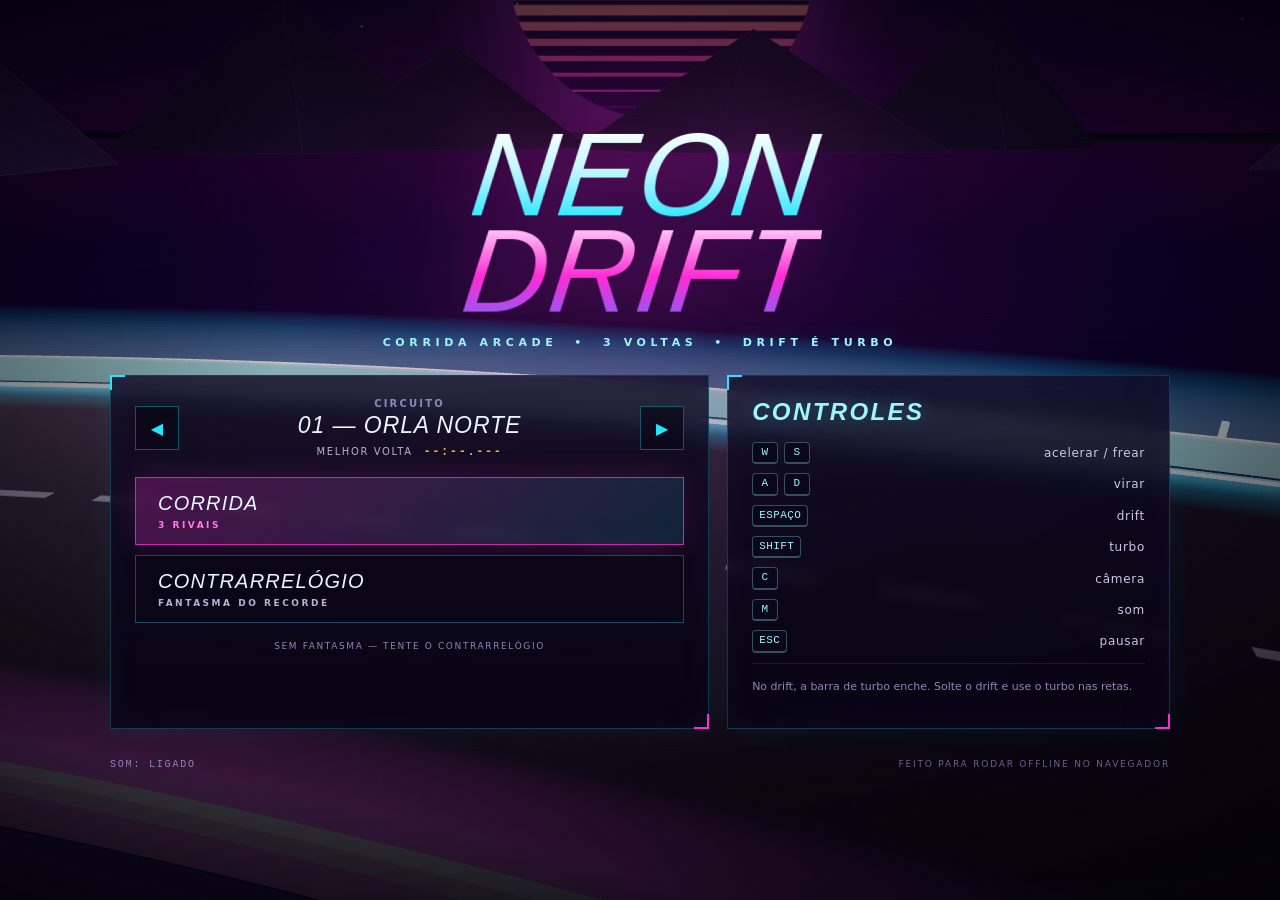
<file: index.html>
<!DOCTYPE html>
<html lang="pt-BR">
<head>
<meta charset="utf-8" />
<meta name="viewport" content="width=device-width, initial-scale=1, viewport-fit=cover" />
<title>NEON DRIFT — Corrida Arcade</title>
<link rel="stylesheet" href="style.css" />
<script>
  window.addEventListener('error', function (ev) {
    var b = document.getElementById('boot-status');
    if (b) {
      b.style.display = 'block';
      b.textContent = 'ERRO: ' + (ev.message || 'desconhecido') +
        ' — ' + String(ev.filename || '').split('/').pop() + ':' + (ev.lineno || 0);
    }
    document.documentElement.setAttribute('data-error', ev.message || 'erro');
  });
</script>
</head>
<body data-screen="loading" data-mode="race">

<canvas id="game"></canvas>

<div id="scanlines"></div>
<div id="vignette"></div>
<div id="boost-fx"></div>

<!-- ============================ HUD ============================ -->
<div id="hud">

  <div class="hud-top">
    <div class="panel hud-panel" id="lap-panel">
      <span class="label">VOLTA</span>
      <span class="big" id="lap-val">1/3</span>
      <span class="sub" id="pos-val">4º</span>
    </div>

    <div class="panel hud-panel" id="time-panel">
      <span class="label">TEMPO</span>
      <span class="big mono" id="race-time">00:00.000</span>
      <span class="sub">MELHOR <b class="mono" id="best-lap">--:--.---</b></span>
    </div>

    <div id="minimap-wrap" class="panel">
      <canvas id="minimap" width="220" height="220"></canvas>
    </div>
  </div>

  <div id="wrong-way">SENTIDO ERRADO</div>

  <div id="drift-live">
    <span class="drift-word">DRIFT</span>
    <span class="drift-mult" id="drift-mult">x1.0</span>
  </div>

  <div class="hud-bottom">
    <div id="speed-panel">
      <div id="speed-val">0</div>
      <div id="speed-unit">KM/H</div>
      <div id="gear">N</div>
    </div>

    <div id="turbo-panel" class="panel">
      <div class="turbo-head">
        <span class="label">TURBO</span>
        <span id="turbo-hint">SHIFT</span>
      </div>
      <div class="bar turbo-bar"><div id="turbo-fill"></div></div>
    </div>

    <div id="score-panel" class="panel">
      <div class="label">DRIFT SCORE</div>
      <div id="drift-score">0</div>
      <div id="combo-note">derrape para carregar o turbo</div>
    </div>
  </div>

  <div id="countdown"></div>
  <div id="toast"></div>

  <!-- controles de toque -->
  <div id="touch-controls">
    <div class="tc-side tc-left">
      <button type="button" class="tc-btn" data-action="left" aria-label="Esquerda">◀</button>
      <button type="button" class="tc-btn" data-action="right" aria-label="Direita">▶</button>
    </div>
    <div class="tc-side tc-right">
      <button type="button" class="tc-btn small" data-action="drift">DRIFT</button>
      <button type="button" class="tc-btn small" data-action="boost">TURBO</button>
      <button type="button" class="tc-btn" data-action="down" aria-label="Freio">▼</button>
      <button type="button" class="tc-btn gas" data-action="up" aria-label="Acelerar">▲</button>
    </div>
  </div>
</div>

<!-- ============================ MENU ============================ -->
<div id="screen-start" class="screen">
  <div class="start-inner">
    <header class="logo-wrap">
      <div class="logo"><span class="l1">NEON</span><span class="l2">DRIFT</span></div>
      <div class="tagline">CORRIDA ARCADE &nbsp;•&nbsp; 3 VOLTAS &nbsp;•&nbsp; DRIFT É TURBO</div>
    </header>

    <div class="start-grid">
      <section class="panel menu-panel">
        <div class="circuit-row">
          <button type="button" class="arrow" id="circ-prev" aria-label="Circuito anterior">◀</button>
          <div class="circuit-info">
            <div class="label">CIRCUITO</div>
            <div id="circ-name">01 — ORLA NORTE</div>
            <div class="record">MELHOR VOLTA <b class="mono" id="menu-best">--:--.---</b></div>
          </div>
          <button type="button" class="arrow" id="circ-next" aria-label="Próximo circuito">▶</button>
        </div>

        <div class="mode-buttons">
          <button type="button" class="btn primary" id="btn-race">
            <span>CORRIDA</span><small>3 RIVAIS</small>
          </button>
          <button type="button" class="btn" id="btn-tt">
            <span>CONTRARRELÓGIO</span><small>FANTASMA DO RECORDE</small>
          </button>
        </div>

        <div class="menu-foot" id="menu-ghost-note">SEM FANTASMA NESTE CIRCUITO</div>
      </section>

      <section class="panel controls-panel">
        <h2>CONTROLES</h2>
        <ul class="keys">
          <li><kbd>W</kbd><kbd>S</kbd><span>acelerar / frear</span></li>
          <li><kbd>A</kbd><kbd>D</kbd><span>virar</span></li>
          <li><kbd>ESPAÇO</kbd><span>drift</span></li>
          <li><kbd>SHIFT</kbd><span>turbo</span></li>
          <li><kbd>C</kbd><span>câmera</span></li>
          <li><kbd>M</kbd><span>som</span></li>
          <li><kbd>ESC</kbd><span>pausar</span></li>
        </ul>
        <p class="tip">No drift, a barra de turbo enche. Solte o drift e use o turbo nas retas.</p>
      </section>
    </div>

    <footer class="start-footer">
      <button type="button" class="ghost-btn" id="btn-sound">SOM: LIGADO</button>
      <span>FEITO PARA RODAR OFFLINE NO NAVEGADOR</span>
    </footer>
  </div>
</div>

<!-- ============================ PAUSA ============================ -->
<div id="screen-pause" class="screen">
  <div class="modal panel">
    <h2>PAUSADO</h2>
    <p class="modal-sub">Respira. A pista espera.</p>
    <div class="modal-actions">
      <button type="button" class="btn primary" id="btn-resume">CONTINUAR</button>
      <button type="button" class="btn" id="btn-restart-pause">REINICIAR</button>
      <button type="button" class="btn danger" id="btn-menu-pause">MENU</button>
    </div>
    <div class="modal-foot">
      <button type="button" class="ghost-btn" id="btn-sound-pause">SOM: LIGADO</button>
      <span><kbd>ESC</kbd> continuar &nbsp; <kbd>R</kbd> reiniciar</span>
    </div>
  </div>
</div>

<!-- ============================ FIM DE CORRIDA ============================ -->
<div id="screen-end" class="screen">
  <div class="modal end-modal panel">
    <div class="end-badge" id="end-badge">CORRIDA CONCLUÍDA</div>
    <h2 id="end-title">1º LUGAR!</h2>
    <p class="modal-sub" id="end-sub">Circuito 01 — Orla Norte</p>

    <div class="end-stats">
      <div class="stat"><span class="label">TEMPO TOTAL</span><b class="mono" id="end-total">00:00.000</b></div>
      <div class="stat"><span class="label">MELHOR VOLTA</span><b class="mono" id="end-best">00:00.000</b></div>
      <div class="stat"><span class="label">DRIFT SCORE</span><b id="end-score">0</b></div>
    </div>

    <div class="record-badge hidden" id="record-badge">NOVO RECORDE!</div>

    <div id="end-standings" class="standings"></div>

    <div class="modal-actions">
      <button type="button" class="btn primary" id="btn-again">CORRER DE NOVO</button>
      <button type="button" class="btn" id="btn-menu-end">MENU</button>
    </div>
    <div class="modal-foot"><span><kbd>ENTER</kbd> de novo &nbsp; <kbd>ESC</kbd> menu</span></div>
  </div>
</div>

<div id="boot-status">CARREGANDO NEON DRIFT...</div>

<script src="lib/three.min.js"></script>
<script src="js/utils.js"></script>
<script src="js/input.js"></script>
<script src="js/audio.js"></script>
<script src="js/effects.js"></script>
<script src="js/track.js"></script>
<script src="js/car.js"></script>
<script src="js/ai.js"></script>
<script src="js/ghost.js"></script>
<script src="js/game.js"></script>
<script src="js/main.js"></script>
</body>
</html>
</file>
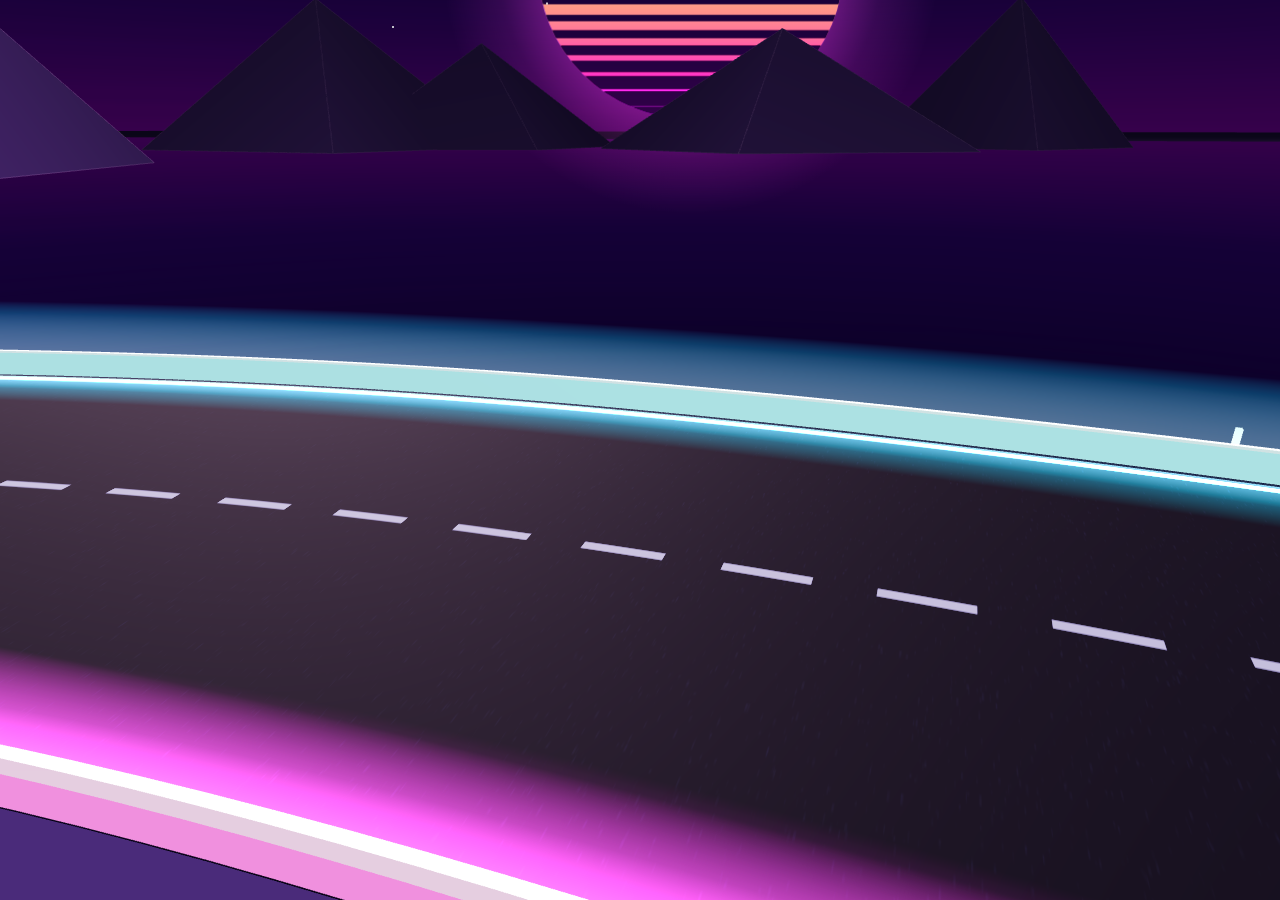
<file: _debug-menu.html>
﻿<!DOCTYPE html>
<html lang="pt-BR">
<head>
<meta charset="utf-8" />
<meta name="viewport" content="width=device-width, initial-scale=1, viewport-fit=cover" />
<title>NEON DRIFT â€” Corrida Arcade</title>
<link rel="stylesheet" href="style.css" />
<script>
  window.addEventListener('error', function (ev) {
    var b = document.getElementById('boot-status');
    if (b) {
      b.style.display = 'block';
      b.textContent = 'ERRO: ' + (ev.message || 'desconhecido') +
        ' â€” ' + String(ev.filename || '').split('/').pop() + ':' + (ev.lineno || 0);
    }
    document.documentElement.setAttribute('data-error', ev.message || 'erro');
  });
</script>
<style>#screen-start,#hud,#scanlines,#vignette,#boot-status{display:none!important}</style></head>
<body data-screen="loading" data-mode="race">

<canvas id="game"></canvas>

<div id="scanlines"></div>
<div id="vignette"></div>
<div id="boost-fx"></div>

<!-- ============================ HUD ============================ -->
<div id="hud">

  <div class="hud-top">
    <div class="panel hud-panel" id="lap-panel">
      <span class="label">VOLTA</span>
      <span class="big" id="lap-val">1/3</span>
      <span class="sub" id="pos-val">4Âº</span>
    </div>

    <div class="panel hud-panel" id="time-panel">
      <span class="label">TEMPO</span>
      <span class="big mono" id="race-time">00:00.000</span>
      <span class="sub">MELHOR <b class="mono" id="best-lap">--:--.---</b></span>
    </div>

    <div id="minimap-wrap" class="panel">
      <canvas id="minimap" width="220" height="220"></canvas>
    </div>
  </div>

  <div id="wrong-way">SENTIDO ERRADO</div>

  <div id="drift-live">
    <span class="drift-word">DRIFT</span>
    <span class="drift-mult" id="drift-mult">x1.0</span>
  </div>

  <div class="hud-bottom">
    <div id="speed-panel">
      <div id="speed-val">0</div>
      <div id="speed-unit">KM/H</div>
      <div id="gear">N</div>
    </div>

    <div id="turbo-panel" class="panel">
      <div class="turbo-head">
        <span class="label">TURBO</span>
        <span id="turbo-hint">SHIFT</span>
      </div>
      <div class="bar turbo-bar"><div id="turbo-fill"></div></div>
    </div>

    <div id="score-panel" class="panel">
      <div class="label">DRIFT SCORE</div>
      <div id="drift-score">0</div>
      <div id="combo-note">derrape para carregar o turbo</div>
    </div>
  </div>

  <div id="countdown"></div>
  <div id="toast"></div>

  <!-- controles de toque -->
  <div id="touch-controls">
    <div class="tc-side tc-left">
      <button type="button" class="tc-btn" data-action="left" aria-label="Esquerda">â—€</button>
      <button type="button" class="tc-btn" data-action="right" aria-label="Direita">â–¶</button>
    </div>
    <div class="tc-side tc-right">
      <button type="button" class="tc-btn small" data-action="drift">DRIFT</button>
      <button type="button" class="tc-btn small" data-action="boost">TURBO</button>
      <button type="button" class="tc-btn" data-action="down" aria-label="Freio">â–¼</button>
      <button type="button" class="tc-btn gas" data-action="up" aria-label="Acelerar">â–²</button>
    </div>
  </div>
</div>

<!-- ============================ MENU ============================ -->
<div id="screen-start" class="screen">
  <div class="start-inner">
    <header class="logo-wrap">
      <div class="logo"><span class="l1">NEON</span><span class="l2">DRIFT</span></div>
      <div class="tagline">CORRIDA ARCADE &nbsp;â€¢&nbsp; 3 VOLTAS &nbsp;â€¢&nbsp; DRIFT Ã‰ TURBO</div>
    </header>

    <div class="start-grid">
      <section class="panel menu-panel">
        <div class="circuit-row">
          <button type="button" class="arrow" id="circ-prev" aria-label="Circuito anterior">â—€</button>
          <div class="circuit-info">
            <div class="label">CIRCUITO</div>
            <div id="circ-name">01 â€” ORLA NORTE</div>
            <div class="record">MELHOR VOLTA <b class="mono" id="menu-best">--:--.---</b></div>
          </div>
          <button type="button" class="arrow" id="circ-next" aria-label="PrÃ³ximo circuito">â–¶</button>
        </div>

        <div class="mode-buttons">
          <button type="button" class="btn primary" id="btn-race">
            <span>CORRIDA</span><small>3 RIVAIS</small>
          </button>
          <button type="button" class="btn" id="btn-tt">
            <span>CONTRARRELÃ“GIO</span><small>FANTASMA DO RECORDE</small>
          </button>
        </div>

        <div class="menu-foot" id="menu-ghost-note">SEM FANTASMA NESTE CIRCUITO</div>
      </section>

      <section class="panel controls-panel">
        <h2>CONTROLES</h2>
        <ul class="keys">
          <li><kbd>W</kbd><kbd>S</kbd><span>acelerar / frear</span></li>
          <li><kbd>A</kbd><kbd>D</kbd><span>virar</span></li>
          <li><kbd>ESPAÃ‡O</kbd><span>drift</span></li>
          <li><kbd>SHIFT</kbd><span>turbo</span></li>
          <li><kbd>C</kbd><span>cÃ¢mera</span></li>
          <li><kbd>M</kbd><span>som</span></li>
          <li><kbd>ESC</kbd><span>pausar</span></li>
        </ul>
        <p class="tip">No drift, a barra de turbo enche. Solte o drift e use o turbo nas retas.</p>
      </section>
    </div>

    <footer class="start-footer">
      <button type="button" class="ghost-btn" id="btn-sound">SOM: LIGADO</button>
      <span>FEITO PARA RODAR OFFLINE NO NAVEGADOR</span>
    </footer>
  </div>
</div>

<!-- ============================ PAUSA ============================ -->
<div id="screen-pause" class="screen">
  <div class="modal panel">
    <h2>PAUSADO</h2>
    <p class="modal-sub">Respira. A pista espera.</p>
    <div class="modal-actions">
      <button type="button" class="btn primary" id="btn-resume">CONTINUAR</button>
      <button type="button" class="btn" id="btn-restart-pause">REINICIAR</button>
      <button type="button" class="btn danger" id="btn-menu-pause">MENU</button>
    </div>
    <div class="modal-foot">
      <button type="button" class="ghost-btn" id="btn-sound-pause">SOM: LIGADO</button>
      <span><kbd>ESC</kbd> continuar &nbsp; <kbd>R</kbd> reiniciar</span>
    </div>
  </div>
</div>

<!-- ============================ FIM DE CORRIDA ============================ -->
<div id="screen-end" class="screen">
  <div class="modal end-modal panel">
    <div class="end-badge" id="end-badge">CORRIDA CONCLUÃDA</div>
    <h2 id="end-title">1Âº LUGAR!</h2>
    <p class="modal-sub" id="end-sub">Circuito 01 â€” Orla Norte</p>

    <div class="end-stats">
      <div class="stat"><span class="label">TEMPO TOTAL</span><b class="mono" id="end-total">00:00.000</b></div>
      <div class="stat"><span class="label">MELHOR VOLTA</span><b class="mono" id="end-best">00:00.000</b></div>
      <div class="stat"><span class="label">DRIFT SCORE</span><b id="end-score">0</b></div>
    </div>

    <div class="record-badge hidden" id="record-badge">NOVO RECORDE!</div>

    <div id="end-standings" class="standings"></div>

    <div class="modal-actions">
      <button type="button" class="btn primary" id="btn-again">CORRER DE NOVO</button>
      <button type="button" class="btn" id="btn-menu-end">MENU</button>
    </div>
    <div class="modal-foot"><span><kbd>ENTER</kbd> de novo &nbsp; <kbd>ESC</kbd> menu</span></div>
  </div>
</div>

<div id="boot-status">CARREGANDO NEON DRIFT...</div>

<script src="lib/three.min.js"></script>
<script src="js/utils.js"></script>
<script src="js/input.js"></script>
<script src="js/audio.js"></script>
<script src="js/effects.js"></script>
<script src="js/track.js"></script>
<script src="js/car.js"></script>
<script src="js/ai.js"></script>
<script src="js/ghost.js"></script>
<script src="js/game.js"></script>
<script src="js/main.js"></script>
</body>
</html>
</file>
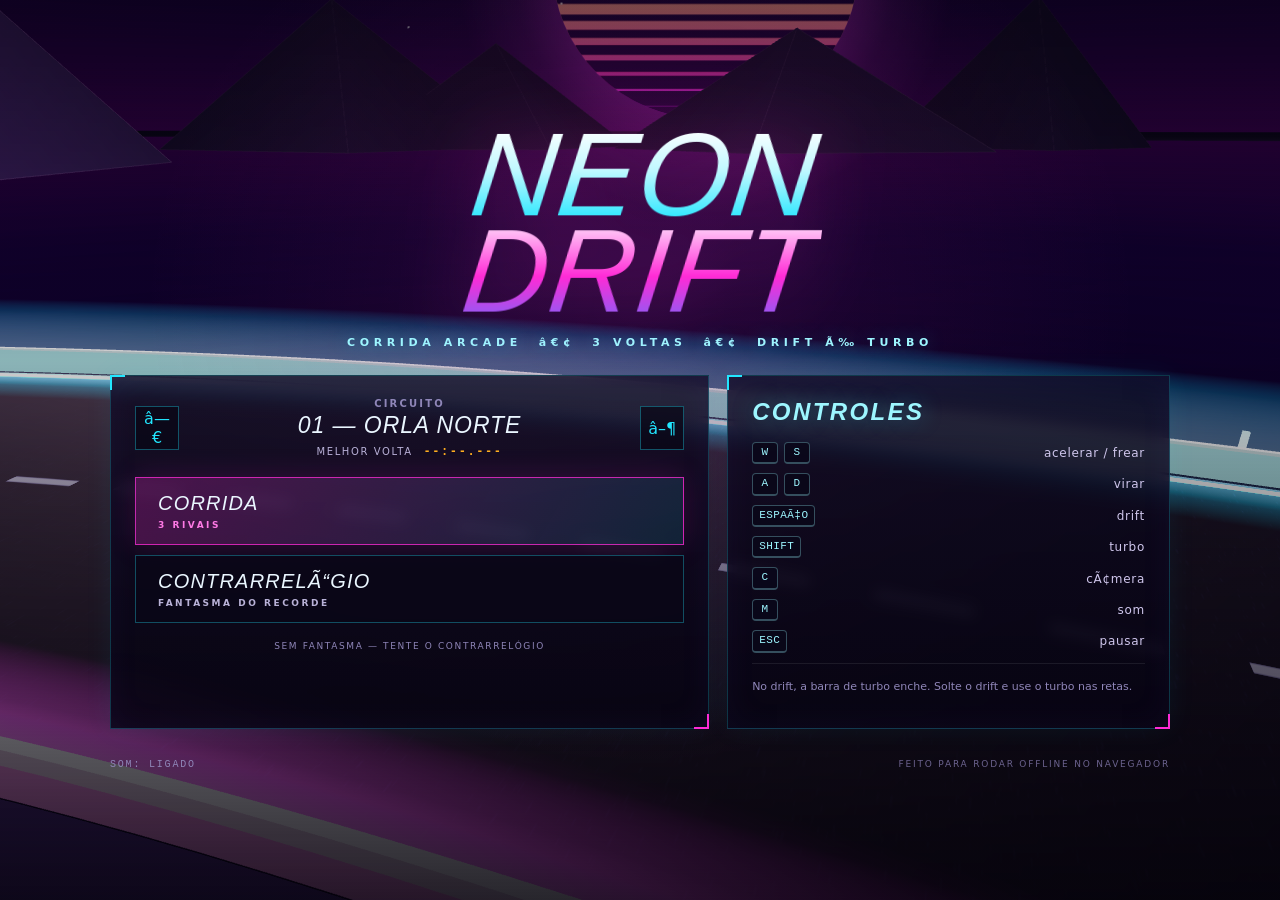
<file: _debug-race.html>
﻿<!DOCTYPE html>
<html lang="pt-BR">
<head>
<meta charset="utf-8" />
<meta name="viewport" content="width=device-width, initial-scale=1, viewport-fit=cover" />
<title>NEON DRIFT â€” Corrida Arcade</title>
<link rel="stylesheet" href="style.css" />
<script>
  window.addEventListener('error', function (ev) {
    var b = document.getElementById('boot-status');
    if (b) {
      b.style.display = 'block';
      b.textContent = 'ERRO: ' + (ev.message || 'desconhecido') +
        ' â€” ' + String(ev.filename || '').split('/').pop() + ':' + (ev.lineno || 0);
    }
    document.documentElement.setAttribute('data-error', ev.message || 'erro');
  });
</script>
<style>#hud,#scanlines,#vignette,#boot-status{display:none!important}</style></head>
<body data-screen="loading" data-mode="race">

<canvas id="game"></canvas>

<div id="scanlines"></div>
<div id="vignette"></div>
<div id="boost-fx"></div>

<!-- ============================ HUD ============================ -->
<div id="hud">

  <div class="hud-top">
    <div class="panel hud-panel" id="lap-panel">
      <span class="label">VOLTA</span>
      <span class="big" id="lap-val">1/3</span>
      <span class="sub" id="pos-val">4Âº</span>
    </div>

    <div class="panel hud-panel" id="time-panel">
      <span class="label">TEMPO</span>
      <span class="big mono" id="race-time">00:00.000</span>
      <span class="sub">MELHOR <b class="mono" id="best-lap">--:--.---</b></span>
    </div>

    <div id="minimap-wrap" class="panel">
      <canvas id="minimap" width="220" height="220"></canvas>
    </div>
  </div>

  <div id="wrong-way">SENTIDO ERRADO</div>

  <div id="drift-live">
    <span class="drift-word">DRIFT</span>
    <span class="drift-mult" id="drift-mult">x1.0</span>
  </div>

  <div class="hud-bottom">
    <div id="speed-panel">
      <div id="speed-val">0</div>
      <div id="speed-unit">KM/H</div>
      <div id="gear">N</div>
    </div>

    <div id="turbo-panel" class="panel">
      <div class="turbo-head">
        <span class="label">TURBO</span>
        <span id="turbo-hint">SHIFT</span>
      </div>
      <div class="bar turbo-bar"><div id="turbo-fill"></div></div>
    </div>

    <div id="score-panel" class="panel">
      <div class="label">DRIFT SCORE</div>
      <div id="drift-score">0</div>
      <div id="combo-note">derrape para carregar o turbo</div>
    </div>
  </div>

  <div id="countdown"></div>
  <div id="toast"></div>

  <!-- controles de toque -->
  <div id="touch-controls">
    <div class="tc-side tc-left">
      <button type="button" class="tc-btn" data-action="left" aria-label="Esquerda">â—€</button>
      <button type="button" class="tc-btn" data-action="right" aria-label="Direita">â–¶</button>
    </div>
    <div class="tc-side tc-right">
      <button type="button" class="tc-btn small" data-action="drift">DRIFT</button>
      <button type="button" class="tc-btn small" data-action="boost">TURBO</button>
      <button type="button" class="tc-btn" data-action="down" aria-label="Freio">â–¼</button>
      <button type="button" class="tc-btn gas" data-action="up" aria-label="Acelerar">â–²</button>
    </div>
  </div>
</div>

<!-- ============================ MENU ============================ -->
<div id="screen-start" class="screen">
  <div class="start-inner">
    <header class="logo-wrap">
      <div class="logo"><span class="l1">NEON</span><span class="l2">DRIFT</span></div>
      <div class="tagline">CORRIDA ARCADE &nbsp;â€¢&nbsp; 3 VOLTAS &nbsp;â€¢&nbsp; DRIFT Ã‰ TURBO</div>
    </header>

    <div class="start-grid">
      <section class="panel menu-panel">
        <div class="circuit-row">
          <button type="button" class="arrow" id="circ-prev" aria-label="Circuito anterior">â—€</button>
          <div class="circuit-info">
            <div class="label">CIRCUITO</div>
            <div id="circ-name">01 â€” ORLA NORTE</div>
            <div class="record">MELHOR VOLTA <b class="mono" id="menu-best">--:--.---</b></div>
          </div>
          <button type="button" class="arrow" id="circ-next" aria-label="PrÃ³ximo circuito">â–¶</button>
        </div>

        <div class="mode-buttons">
          <button type="button" class="btn primary" id="btn-race">
            <span>CORRIDA</span><small>3 RIVAIS</small>
          </button>
          <button type="button" class="btn" id="btn-tt">
            <span>CONTRARRELÃ“GIO</span><small>FANTASMA DO RECORDE</small>
          </button>
        </div>

        <div class="menu-foot" id="menu-ghost-note">SEM FANTASMA NESTE CIRCUITO</div>
      </section>

      <section class="panel controls-panel">
        <h2>CONTROLES</h2>
        <ul class="keys">
          <li><kbd>W</kbd><kbd>S</kbd><span>acelerar / frear</span></li>
          <li><kbd>A</kbd><kbd>D</kbd><span>virar</span></li>
          <li><kbd>ESPAÃ‡O</kbd><span>drift</span></li>
          <li><kbd>SHIFT</kbd><span>turbo</span></li>
          <li><kbd>C</kbd><span>cÃ¢mera</span></li>
          <li><kbd>M</kbd><span>som</span></li>
          <li><kbd>ESC</kbd><span>pausar</span></li>
        </ul>
        <p class="tip">No drift, a barra de turbo enche. Solte o drift e use o turbo nas retas.</p>
      </section>
    </div>

    <footer class="start-footer">
      <button type="button" class="ghost-btn" id="btn-sound">SOM: LIGADO</button>
      <span>FEITO PARA RODAR OFFLINE NO NAVEGADOR</span>
    </footer>
  </div>
</div>

<!-- ============================ PAUSA ============================ -->
<div id="screen-pause" class="screen">
  <div class="modal panel">
    <h2>PAUSADO</h2>
    <p class="modal-sub">Respira. A pista espera.</p>
    <div class="modal-actions">
      <button type="button" class="btn primary" id="btn-resume">CONTINUAR</button>
      <button type="button" class="btn" id="btn-restart-pause">REINICIAR</button>
      <button type="button" class="btn danger" id="btn-menu-pause">MENU</button>
    </div>
    <div class="modal-foot">
      <button type="button" class="ghost-btn" id="btn-sound-pause">SOM: LIGADO</button>
      <span><kbd>ESC</kbd> continuar &nbsp; <kbd>R</kbd> reiniciar</span>
    </div>
  </div>
</div>

<!-- ============================ FIM DE CORRIDA ============================ -->
<div id="screen-end" class="screen">
  <div class="modal end-modal panel">
    <div class="end-badge" id="end-badge">CORRIDA CONCLUÃDA</div>
    <h2 id="end-title">1Âº LUGAR!</h2>
    <p class="modal-sub" id="end-sub">Circuito 01 â€” Orla Norte</p>

    <div class="end-stats">
      <div class="stat"><span class="label">TEMPO TOTAL</span><b class="mono" id="end-total">00:00.000</b></div>
      <div class="stat"><span class="label">MELHOR VOLTA</span><b class="mono" id="end-best">00:00.000</b></div>
      <div class="stat"><span class="label">DRIFT SCORE</span><b id="end-score">0</b></div>
    </div>

    <div class="record-badge hidden" id="record-badge">NOVO RECORDE!</div>

    <div id="end-standings" class="standings"></div>

    <div class="modal-actions">
      <button type="button" class="btn primary" id="btn-again">CORRER DE NOVO</button>
      <button type="button" class="btn" id="btn-menu-end">MENU</button>
    </div>
    <div class="modal-foot"><span><kbd>ENTER</kbd> de novo &nbsp; <kbd>ESC</kbd> menu</span></div>
  </div>
</div>

<div id="boot-status">CARREGANDO NEON DRIFT...</div>

<script src="lib/three.min.js"></script>
<script src="js/utils.js"></script>
<script src="js/input.js"></script>
<script src="js/audio.js"></script>
<script src="js/effects.js"></script>
<script src="js/track.js"></script>
<script src="js/car.js"></script>
<script src="js/ai.js"></script>
<script src="js/ghost.js"></script>
<script src="js/game.js"></script>
<script src="js/main.js"></script>
</body>
</html>
</file>
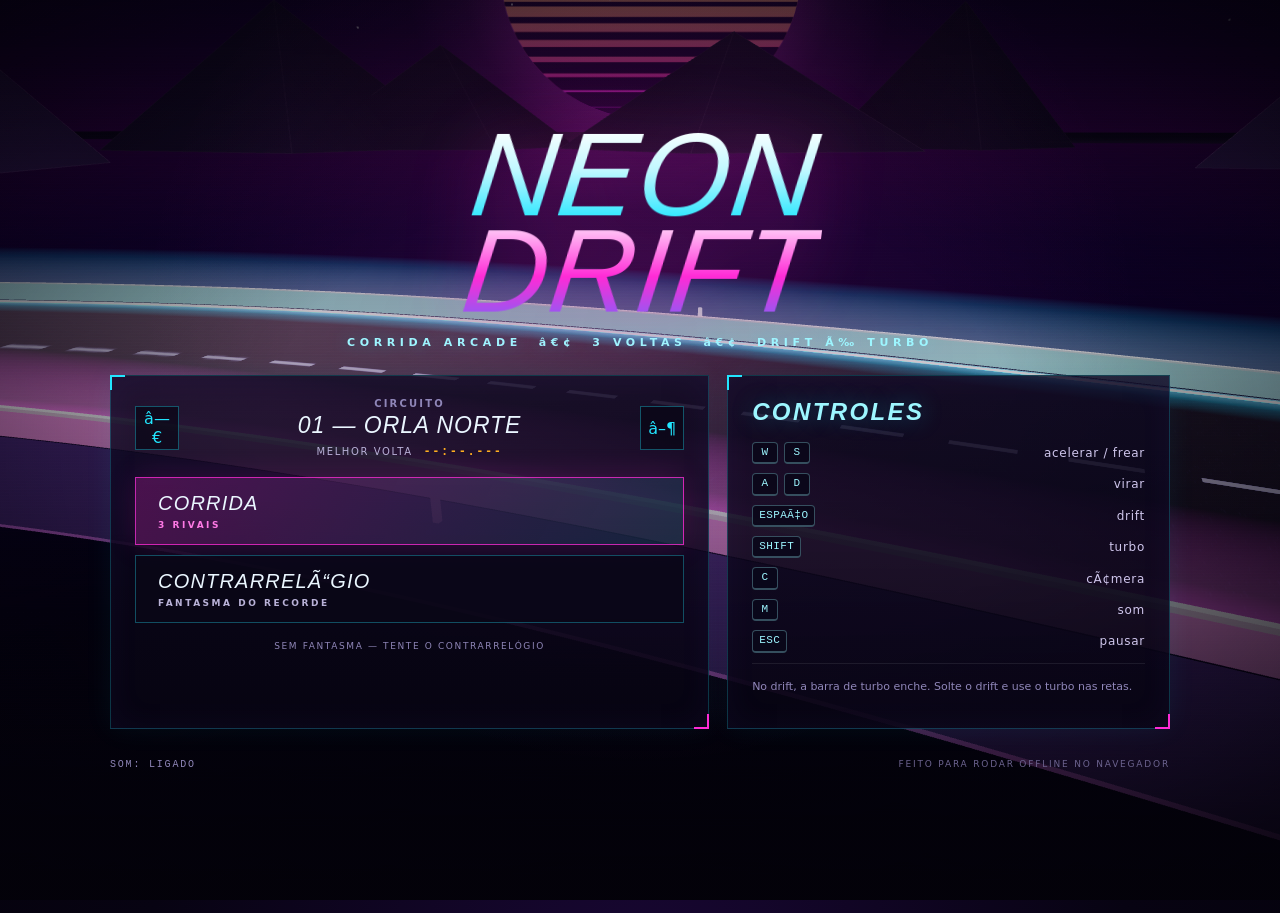
<file: _debug-steer.html>
﻿<!DOCTYPE html>
<html lang="pt-BR">
<head>
<meta charset="utf-8" />
<meta name="viewport" content="width=device-width, initial-scale=1, viewport-fit=cover" />
<title>NEON DRIFT â€” Corrida Arcade</title>
<link rel="stylesheet" href="style.css" />
<script>
  window.addEventListener('error', function (ev) {
    var b = document.getElementById('boot-status');
    if (b) {
      b.style.display = 'block';
      b.textContent = 'ERRO: ' + (ev.message || 'desconhecido') +
        ' â€” ' + String(ev.filename || '').split('/').pop() + ':' + (ev.lineno || 0);
    }
    document.documentElement.setAttribute('data-error', ev.message || 'erro');
  });
</script>
</head>
<body data-screen="loading" data-mode="race">

<canvas id="game"></canvas>

<div id="scanlines"></div>
<div id="vignette"></div>
<div id="boost-fx"></div>

<!-- ============================ HUD ============================ -->
<div id="hud">

  <div class="hud-top">
    <div class="panel hud-panel" id="lap-panel">
      <span class="label">VOLTA</span>
      <span class="big" id="lap-val">1/3</span>
      <span class="sub" id="pos-val">4Âº</span>
    </div>

    <div class="panel hud-panel" id="time-panel">
      <span class="label">TEMPO</span>
      <span class="big mono" id="race-time">00:00.000</span>
      <span class="sub">MELHOR <b class="mono" id="best-lap">--:--.---</b></span>
    </div>

    <div id="minimap-wrap" class="panel">
      <canvas id="minimap" width="220" height="220"></canvas>
    </div>
  </div>

  <div id="wrong-way">SENTIDO ERRADO</div>

  <div id="drift-live">
    <span class="drift-word">DRIFT</span>
    <span class="drift-mult" id="drift-mult">x1.0</span>
  </div>

  <div class="hud-bottom">
    <div id="speed-panel">
      <div id="speed-val">0</div>
      <div id="speed-unit">KM/H</div>
      <div id="gear">N</div>
    </div>

    <div id="turbo-panel" class="panel">
      <div class="turbo-head">
        <span class="label">TURBO</span>
        <span id="turbo-hint">SHIFT</span>
      </div>
      <div class="bar turbo-bar"><div id="turbo-fill"></div></div>
    </div>

    <div id="score-panel" class="panel">
      <div class="label">DRIFT SCORE</div>
      <div id="drift-score">0</div>
      <div id="combo-note">derrape para carregar o turbo</div>
    </div>
  </div>

  <div id="countdown"></div>
  <div id="toast"></div>

  <!-- controles de toque -->
  <div id="touch-controls">
    <div class="tc-side tc-left">
      <button type="button" class="tc-btn" data-action="left" aria-label="Esquerda">â—€</button>
      <button type="button" class="tc-btn" data-action="right" aria-label="Direita">â–¶</button>
    </div>
    <div class="tc-side tc-right">
      <button type="button" class="tc-btn small" data-action="drift">DRIFT</button>
      <button type="button" class="tc-btn small" data-action="boost">TURBO</button>
      <button type="button" class="tc-btn" data-action="down" aria-label="Freio">â–¼</button>
      <button type="button" class="tc-btn gas" data-action="up" aria-label="Acelerar">â–²</button>
    </div>
  </div>
</div>

<!-- ============================ MENU ============================ -->
<div id="screen-start" class="screen">
  <div class="start-inner">
    <header class="logo-wrap">
      <div class="logo"><span class="l1">NEON</span><span class="l2">DRIFT</span></div>
      <div class="tagline">CORRIDA ARCADE &nbsp;â€¢&nbsp; 3 VOLTAS &nbsp;â€¢&nbsp; DRIFT Ã‰ TURBO</div>
    </header>

    <div class="start-grid">
      <section class="panel menu-panel">
        <div class="circuit-row">
          <button type="button" class="arrow" id="circ-prev" aria-label="Circuito anterior">â—€</button>
          <div class="circuit-info">
            <div class="label">CIRCUITO</div>
            <div id="circ-name">01 â€” ORLA NORTE</div>
            <div class="record">MELHOR VOLTA <b class="mono" id="menu-best">--:--.---</b></div>
          </div>
          <button type="button" class="arrow" id="circ-next" aria-label="PrÃ³ximo circuito">â–¶</button>
        </div>

        <div class="mode-buttons">
          <button type="button" class="btn primary" id="btn-race">
            <span>CORRIDA</span><small>3 RIVAIS</small>
          </button>
          <button type="button" class="btn" id="btn-tt">
            <span>CONTRARRELÃ“GIO</span><small>FANTASMA DO RECORDE</small>
          </button>
        </div>

        <div class="menu-foot" id="menu-ghost-note">SEM FANTASMA NESTE CIRCUITO</div>
      </section>

      <section class="panel controls-panel">
        <h2>CONTROLES</h2>
        <ul class="keys">
          <li><kbd>W</kbd><kbd>S</kbd><span>acelerar / frear</span></li>
          <li><kbd>A</kbd><kbd>D</kbd><span>virar</span></li>
          <li><kbd>ESPAÃ‡O</kbd><span>drift</span></li>
          <li><kbd>SHIFT</kbd><span>turbo</span></li>
          <li><kbd>C</kbd><span>cÃ¢mera</span></li>
          <li><kbd>M</kbd><span>som</span></li>
          <li><kbd>ESC</kbd><span>pausar</span></li>
        </ul>
        <p class="tip">No drift, a barra de turbo enche. Solte o drift e use o turbo nas retas.</p>
      </section>
    </div>

    <footer class="start-footer">
      <button type="button" class="ghost-btn" id="btn-sound">SOM: LIGADO</button>
      <span>FEITO PARA RODAR OFFLINE NO NAVEGADOR</span>
    </footer>
  </div>
</div>

<!-- ============================ PAUSA ============================ -->
<div id="screen-pause" class="screen">
  <div class="modal panel">
    <h2>PAUSADO</h2>
    <p class="modal-sub">Respira. A pista espera.</p>
    <div class="modal-actions">
      <button type="button" class="btn primary" id="btn-resume">CONTINUAR</button>
      <button type="button" class="btn" id="btn-restart-pause">REINICIAR</button>
      <button type="button" class="btn danger" id="btn-menu-pause">MENU</button>
    </div>
    <div class="modal-foot">
      <button type="button" class="ghost-btn" id="btn-sound-pause">SOM: LIGADO</button>
      <span><kbd>ESC</kbd> continuar &nbsp; <kbd>R</kbd> reiniciar</span>
    </div>
  </div>
</div>

<!-- ============================ FIM DE CORRIDA ============================ -->
<div id="screen-end" class="screen">
  <div class="modal end-modal panel">
    <div class="end-badge" id="end-badge">CORRIDA CONCLUÃDA</div>
    <h2 id="end-title">1Âº LUGAR!</h2>
    <p class="modal-sub" id="end-sub">Circuito 01 â€” Orla Norte</p>

    <div class="end-stats">
      <div class="stat"><span class="label">TEMPO TOTAL</span><b class="mono" id="end-total">00:00.000</b></div>
      <div class="stat"><span class="label">MELHOR VOLTA</span><b class="mono" id="end-best">00:00.000</b></div>
      <div class="stat"><span class="label">DRIFT SCORE</span><b id="end-score">0</b></div>
    </div>

    <div class="record-badge hidden" id="record-badge">NOVO RECORDE!</div>

    <div id="end-standings" class="standings"></div>

    <div class="modal-actions">
      <button type="button" class="btn primary" id="btn-again">CORRER DE NOVO</button>
      <button type="button" class="btn" id="btn-menu-end">MENU</button>
    </div>
    <div class="modal-foot"><span><kbd>ENTER</kbd> de novo &nbsp; <kbd>ESC</kbd> menu</span></div>
  </div>
</div>

<div id="boot-status">CARREGANDO NEON DRIFT...</div>

<script src="lib/three.min.js"></script>
<script src="js/utils.js"></script>
<script src="js/input.js"></script>
<script src="js/audio.js"></script>
<script src="js/effects.js"></script>
<script src="js/track.js"></script>
<script src="js/car.js"></script>
<script src="js/ai.js"></script>
<script src="js/ghost.js"></script>
<script src="js/game.js"></script>
<script src="js/main.js"></script>
<script>
setTimeout(function () {
  try {
    var g = window.ND.game;
    g.car.placeAt(g.track, 120, 0);
    g.car.hint = g.track.nearest(g.car.pos.x, g.car.pos.z, -1).i;
    g.input.down.right = true;
    var inp = { throttle: 1, steer: g.input.steer(), drift: false, boost: false };
    for (var i = 0; i < 90; i++) g.car.update(1 / 60, inp, g.track, {});
    var near = g.track.nearest(g.car.pos.x, g.car.pos.z, -1);
    var out = 'steer=' + g.input.steer() + ' lateralD=' + near.lateral.toFixed(2) + ' speed=' + g.car.speed.toFixed(1);
    var pre = document.createElement('pre'); pre.id = 'debug-results'; pre.textContent = out;
    document.body.appendChild(pre);
    document.title = out;
  } catch (e) {
    var pre = document.createElement('pre'); pre.id = 'debug-results'; pre.textContent = 'ERR ' + e.message;
    document.body.appendChild(pre);
  }
}, 400);
</script></body>
</html>
</file>
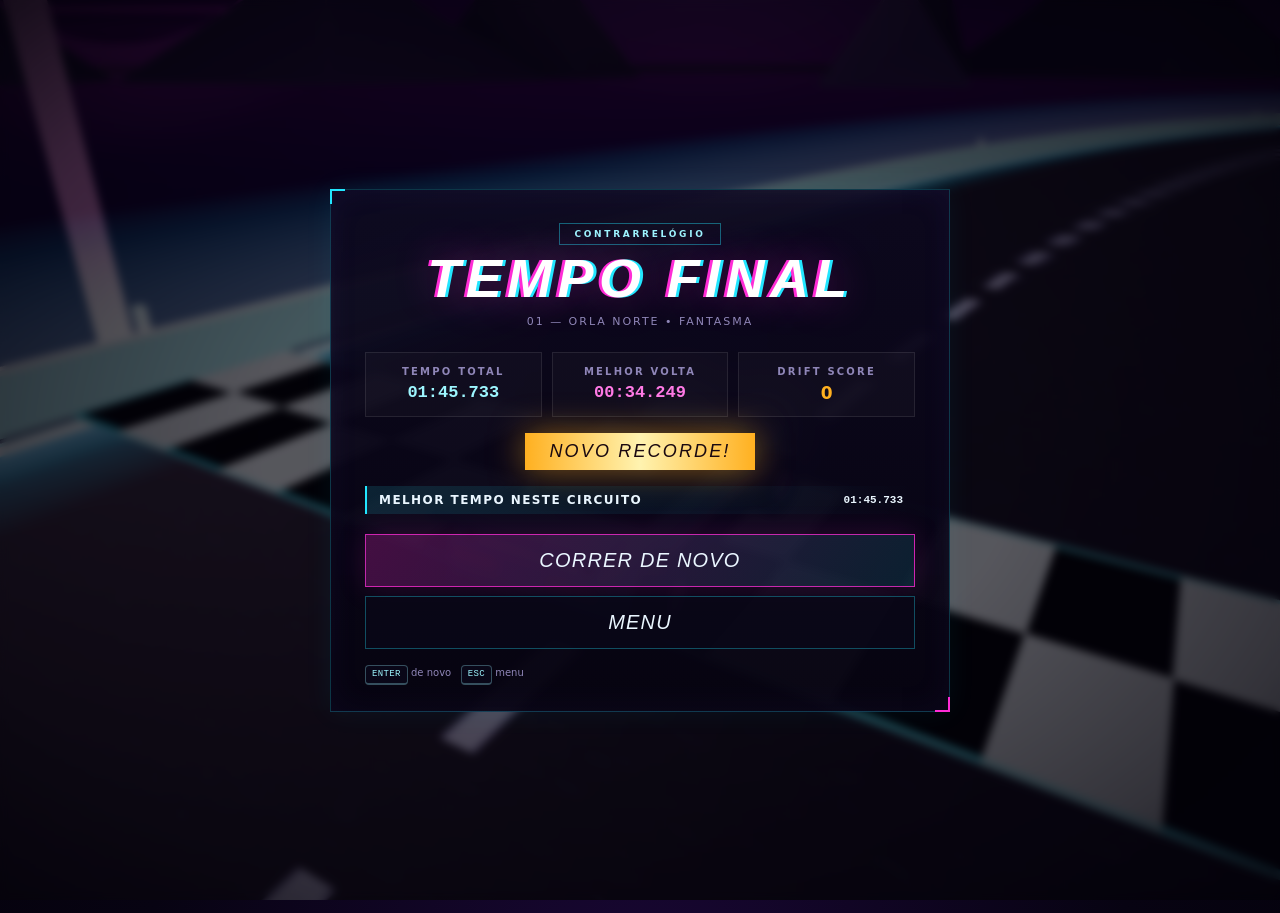
<file: _debug-ttrun.html>
﻿<!DOCTYPE html>
<html lang="pt-BR">
<head>
<meta charset="utf-8" />
<meta name="viewport" content="width=device-width, initial-scale=1, viewport-fit=cover" />
<title>NEON DRIFT â€” Corrida Arcade</title>
<link rel="stylesheet" href="style.css" />
<script>
  window.addEventListener('error', function (ev) {
    var b = document.getElementById('boot-status');
    if (b) {
      b.style.display = 'block';
      b.textContent = 'ERRO: ' + (ev.message || 'desconhecido') +
        ' â€” ' + String(ev.filename || '').split('/').pop() + ':' + (ev.lineno || 0);
    }
    document.documentElement.setAttribute('data-error', ev.message || 'erro');
  });
</script>
</head>
<body data-screen="loading" data-mode="race">

<canvas id="game"></canvas>

<div id="scanlines"></div>
<div id="vignette"></div>
<div id="boost-fx"></div>

<!-- ============================ HUD ============================ -->
<div id="hud">

  <div class="hud-top">
    <div class="panel hud-panel" id="lap-panel">
      <span class="label">VOLTA</span>
      <span class="big" id="lap-val">1/3</span>
      <span class="sub" id="pos-val">4Âº</span>
    </div>

    <div class="panel hud-panel" id="time-panel">
      <span class="label">TEMPO</span>
      <span class="big mono" id="race-time">00:00.000</span>
      <span class="sub">MELHOR <b class="mono" id="best-lap">--:--.---</b></span>
    </div>

    <div id="minimap-wrap" class="panel">
      <canvas id="minimap" width="220" height="220"></canvas>
    </div>
  </div>

  <div id="wrong-way">SENTIDO ERRADO</div>

  <div id="drift-live">
    <span class="drift-word">DRIFT</span>
    <span class="drift-mult" id="drift-mult">x1.0</span>
  </div>

  <div class="hud-bottom">
    <div id="speed-panel">
      <div id="speed-val">0</div>
      <div id="speed-unit">KM/H</div>
      <div id="gear">N</div>
    </div>

    <div id="turbo-panel" class="panel">
      <div class="turbo-head">
        <span class="label">TURBO</span>
        <span id="turbo-hint">SHIFT</span>
      </div>
      <div class="bar turbo-bar"><div id="turbo-fill"></div></div>
    </div>

    <div id="score-panel" class="panel">
      <div class="label">DRIFT SCORE</div>
      <div id="drift-score">0</div>
      <div id="combo-note">derrape para carregar o turbo</div>
    </div>
  </div>

  <div id="countdown"></div>
  <div id="toast"></div>

  <!-- controles de toque -->
  <div id="touch-controls">
    <div class="tc-side tc-left">
      <button type="button" class="tc-btn" data-action="left" aria-label="Esquerda">â—€</button>
      <button type="button" class="tc-btn" data-action="right" aria-label="Direita">â–¶</button>
    </div>
    <div class="tc-side tc-right">
      <button type="button" class="tc-btn small" data-action="drift">DRIFT</button>
      <button type="button" class="tc-btn small" data-action="boost">TURBO</button>
      <button type="button" class="tc-btn" data-action="down" aria-label="Freio">â–¼</button>
      <button type="button" class="tc-btn gas" data-action="up" aria-label="Acelerar">â–²</button>
    </div>
  </div>
</div>

<!-- ============================ MENU ============================ -->
<div id="screen-start" class="screen">
  <div class="start-inner">
    <header class="logo-wrap">
      <div class="logo"><span class="l1">NEON</span><span class="l2">DRIFT</span></div>
      <div class="tagline">CORRIDA ARCADE &nbsp;â€¢&nbsp; 3 VOLTAS &nbsp;â€¢&nbsp; DRIFT Ã‰ TURBO</div>
    </header>

    <div class="start-grid">
      <section class="panel menu-panel">
        <div class="circuit-row">
          <button type="button" class="arrow" id="circ-prev" aria-label="Circuito anterior">â—€</button>
          <div class="circuit-info">
            <div class="label">CIRCUITO</div>
            <div id="circ-name">01 â€” ORLA NORTE</div>
            <div class="record">MELHOR VOLTA <b class="mono" id="menu-best">--:--.---</b></div>
          </div>
          <button type="button" class="arrow" id="circ-next" aria-label="PrÃ³ximo circuito">â–¶</button>
        </div>

        <div class="mode-buttons">
          <button type="button" class="btn primary" id="btn-race">
            <span>CORRIDA</span><small>3 RIVAIS</small>
          </button>
          <button type="button" class="btn" id="btn-tt">
            <span>CONTRARRELÃ“GIO</span><small>FANTASMA DO RECORDE</small>
          </button>
        </div>

        <div class="menu-foot" id="menu-ghost-note">SEM FANTASMA NESTE CIRCUITO</div>
      </section>

      <section class="panel controls-panel">
        <h2>CONTROLES</h2>
        <ul class="keys">
          <li><kbd>W</kbd><kbd>S</kbd><span>acelerar / frear</span></li>
          <li><kbd>A</kbd><kbd>D</kbd><span>virar</span></li>
          <li><kbd>ESPAÃ‡O</kbd><span>drift</span></li>
          <li><kbd>SHIFT</kbd><span>turbo</span></li>
          <li><kbd>C</kbd><span>cÃ¢mera</span></li>
          <li><kbd>M</kbd><span>som</span></li>
          <li><kbd>ESC</kbd><span>pausar</span></li>
        </ul>
        <p class="tip">No drift, a barra de turbo enche. Solte o drift e use o turbo nas retas.</p>
      </section>
    </div>

    <footer class="start-footer">
      <button type="button" class="ghost-btn" id="btn-sound">SOM: LIGADO</button>
      <span>FEITO PARA RODAR OFFLINE NO NAVEGADOR</span>
    </footer>
  </div>
</div>

<!-- ============================ PAUSA ============================ -->
<div id="screen-pause" class="screen">
  <div class="modal panel">
    <h2>PAUSADO</h2>
    <p class="modal-sub">Respira. A pista espera.</p>
    <div class="modal-actions">
      <button type="button" class="btn primary" id="btn-resume">CONTINUAR</button>
      <button type="button" class="btn" id="btn-restart-pause">REINICIAR</button>
      <button type="button" class="btn danger" id="btn-menu-pause">MENU</button>
    </div>
    <div class="modal-foot">
      <button type="button" class="ghost-btn" id="btn-sound-pause">SOM: LIGADO</button>
      <span><kbd>ESC</kbd> continuar &nbsp; <kbd>R</kbd> reiniciar</span>
    </div>
  </div>
</div>

<!-- ============================ FIM DE CORRIDA ============================ -->
<div id="screen-end" class="screen">
  <div class="modal end-modal panel">
    <div class="end-badge" id="end-badge">CORRIDA CONCLUÃDA</div>
    <h2 id="end-title">1Âº LUGAR!</h2>
    <p class="modal-sub" id="end-sub">Circuito 01 â€” Orla Norte</p>

    <div class="end-stats">
      <div class="stat"><span class="label">TEMPO TOTAL</span><b class="mono" id="end-total">00:00.000</b></div>
      <div class="stat"><span class="label">MELHOR VOLTA</span><b class="mono" id="end-best">00:00.000</b></div>
      <div class="stat"><span class="label">DRIFT SCORE</span><b id="end-score">0</b></div>
    </div>

    <div class="record-badge hidden" id="record-badge">NOVO RECORDE!</div>

    <div id="end-standings" class="standings"></div>

    <div class="modal-actions">
      <button type="button" class="btn primary" id="btn-again">CORRER DE NOVO</button>
      <button type="button" class="btn" id="btn-menu-end">MENU</button>
    </div>
    <div class="modal-foot"><span><kbd>ENTER</kbd> de novo &nbsp; <kbd>ESC</kbd> menu</span></div>
  </div>
</div>

<div id="boot-status">CARREGANDO NEON DRIFT...</div>

<script src="lib/three.min.js"></script>
<script src="js/utils.js"></script>
<script src="js/input.js"></script>
<script src="js/audio.js"></script>
<script src="js/effects.js"></script>
<script src="js/track.js"></script>
<script src="js/car.js"></script>
<script src="js/ai.js"></script>
<script src="js/ghost.js"></script>
<script src="js/game.js"></script>
<script src="js/main.js"></script>
<script>
setTimeout(function () {
  var out = {};
  try {
    var g = window.ND.game;
    g.startRace('tt');
    g.autopilot = true;
    var steps = 60 * 260;
    var i = 0;
    for (; i < steps && g.state !== 'finished'; i++) g.update(1 / 60);
    out.state = g.state;
    out.steps = i;
    out.crossings = g.crossings;
    out.raceTime = +g.raceTime.toFixed(2);
    out.finishTime = +g.finishTime.toFixed(2);
    out.bestLap = +g.bestLap.toFixed(3);
    out.score = Math.round(g.score);
    out.ghostFrames = g.recorder.frames.length;
    for (var k = 0; k < 100 && !g.endShown; k++) g.update(1 / 60);
    var raw = localStorage.getItem('neondrift.save.v2');
    out.saved = !!raw;
    if (raw) {
      var sv = JSON.parse(raw).best[0] || {};
      out.savedTotal = sv.total ? +sv.total.toFixed(2) : null;
      out.savedGhostFrames = sv.ghost && sv.ghost.f ? sv.ghost.f.length : 0;
    }
  } catch (e) {
    out.error = e.message;
  }
  var pre = document.createElement('pre');
  pre.id = 'debug-results';
  pre.textContent = JSON.stringify(out);
  document.body.appendChild(pre);
  document.title = 'TT ' + JSON.stringify(out);
}, 400);
</script></body>
</html>
</file>
<file: style.css>
/* ============================================================
   NEON DRIFT — estilo synthwave / HUD arcade
   ============================================================ */

:root{
  --bg:#05030c;
  --bg-2:#0a0618;
  --pink:#ff2bd6;
  --pink-soft:#ff7ae6;
  --cyan:#22e6ff;
  --cyan-soft:#9df6ff;
  --purple:#8b5cf6;
  --amber:#ffb020;
  --red:#ff3b5c;
  --ink:#eaf6ff;
  --muted:#8f86b8;
  --line:rgba(34,230,255,.22);
  --font-display:"Arial Black","Segoe UI Black","Segoe UI",sans-serif;
  --font-body:"Segoe UI",system-ui,-apple-system,sans-serif;
  --font-mono:"Consolas","Courier New",monospace;
}

*{box-sizing:border-box}
html,body{height:100%}
html{background:var(--bg)}
body{
  margin:0;
  overflow:hidden;
  background:radial-gradient(ellipse at 50% 120%,#1a0736 0%,#070312 55%,#030109 100%);
  color:var(--ink);
  font-family:var(--font-body);
  user-select:none;
  -webkit-user-select:none;
}
button{font-family:inherit}
kbd{
  display:inline-block;
  min-width:26px;
  padding:2px 6px;
  border:1px solid rgba(157,246,255,.3);
  border-bottom-width:2px;
  border-radius:4px;
  background:rgba(10,8,26,.9);
  color:var(--cyan-soft);
  font-family:var(--font-mono);
  font-size:11px;
  line-height:1.4;
  text-align:center;
  letter-spacing:.04em;
}
.mono{font-family:var(--font-mono)}
.hidden{display:none!important}
#game{position:fixed;inset:0;width:100%;height:100%;display:block;outline:none}

/* ---------- overlays de tela ---------- */
#scanlines,
#vignette,
#boost-fx{position:fixed;inset:0;pointer-events:none;z-index:5}
#scanlines{
  background:repeating-linear-gradient(180deg,rgba(255,255,255,.032) 0 1px,transparent 1px 3px);
  mix-blend-mode:overlay;
  opacity:.55;
}
#vignette{
  background:radial-gradient(ellipse at center,transparent 42%,rgba(3,1,9,.42) 78%,rgba(3,1,9,.8) 100%);
}
#boost-fx{
  opacity:0;
  transition:opacity .18s ease;
  background:
    radial-gradient(ellipse at 50% 50%,transparent 34%,rgba(34,230,255,.18) 78%,rgba(255,43,214,.22) 100%),
    linear-gradient(90deg,rgba(34,230,255,.16),transparent 16%,transparent 84%,rgba(255,43,214,.16));
}
body.boosting #boost-fx{opacity:1;animation:boostPulse .28s infinite alternate}
@keyframes boostPulse{from{filter:brightness(.85)}to{filter:brightness(1.25)}}

/* ---------- painéis ---------- */
.panel{
  position:relative;
  background:linear-gradient(180deg,rgba(15,10,34,.82),rgba(7,4,18,.9));
  border:1px solid var(--line);
  box-shadow:0 0 28px rgba(34,230,255,.06),inset 0 0 34px rgba(139,92,246,.05);
  backdrop-filter:blur(7px);
  -webkit-backdrop-filter:blur(7px);
}
.panel::before,
.panel::after{
  content:"";
  position:absolute;
  width:13px;
  height:13px;
  pointer-events:none;
}
.panel::before{top:-1px;left:-1px;border-top:2px solid var(--cyan);border-left:2px solid var(--cyan)}
.panel::after{bottom:-1px;right:-1px;border-bottom:2px solid var(--pink);border-right:2px solid var(--pink)}
.label{
  display:block;
  font-size:10px;
  font-weight:700;
  letter-spacing:.22em;
  color:var(--muted);
  text-transform:uppercase;
}

/* ============================================================
   HUD
   ============================================================ */
#hud{position:fixed;inset:0;z-index:10;display:none;pointer-events:none}
body[data-screen="race"] #hud,
body[data-screen="paused"] #hud{display:block}

.hud-top{
  position:absolute;
  top:18px;left:18px;right:18px;
  display:flex;
  align-items:flex-start;
  justify-content:space-between;
  gap:14px;
}
.hud-panel{padding:10px 16px;min-width:132px}
.hud-panel .big{
  display:block;
  font-family:var(--font-display);
  font-size:26px;
  font-style:italic;
  letter-spacing:.03em;
  line-height:1.1;
  color:var(--cyan-soft);
  text-shadow:0 0 18px rgba(34,230,255,.45);
}
.hud-panel .sub{
  display:block;
  margin-top:2px;
  font-size:10px;
  letter-spacing:.14em;
  color:var(--muted);
}
.hud-panel .sub b{color:var(--ink);font-weight:600}
#time-panel{text-align:center;min-width:220px}
#time-panel .big{font-size:24px;color:var(--ink);text-shadow:0 0 16px rgba(255,43,214,.35)}
#pos-val{
  font-family:var(--font-display);
  font-size:15px;
  font-style:italic;
  color:var(--pink-soft);
  letter-spacing:.1em;
}
body[data-mode="tt"] #pos-val{display:none}

#minimap-wrap{
  width:198px;
  height:198px;
  padding:8px;
  flex:0 0 auto;
}
#minimap{display:block;width:100%;height:100%}

/* ---------- drift ao vivo ---------- */
#drift-live{
  position:absolute;
  left:50%;
  bottom:132px;
  transform:translateX(-50%) scale(.9);
  display:flex;
  align-items:baseline;
  gap:12px;
  opacity:0;
  transition:opacity .12s ease,transform .12s ease;
  text-align:center;
  filter:drop-shadow(0 0 22px rgba(255,43,214,.55));
}
#drift-live.on{opacity:1;transform:translateX(-50%) scale(1)}
.drift-word{
  font-family:var(--font-display);
  font-style:italic;
  font-size:30px;
  letter-spacing:.12em;
  color:#fff;
  text-shadow:-3px 0 var(--pink),3px 0 var(--cyan);
}
.drift-mult{
  font-family:var(--font-display);
  font-style:italic;
  font-size:46px;
  color:var(--amber);
  text-shadow:0 0 24px rgba(255,176,32,.6);
  animation:multPulse .5s infinite alternate;
}
@keyframes multPulse{from{transform:scale(1)}to{transform:scale(1.08)}}

/* ---------- base do HUD ---------- */
.hud-bottom{
  position:absolute;
  left:18px;right:18px;bottom:18px;
  display:flex;
  align-items:flex-end;
  justify-content:space-between;
  gap:18px;
}
#speed-panel{position:relative;min-width:210px;padding:0 4px 18px}
#speed-val{
  font-family:var(--font-display);
  font-style:italic;
  font-size:82px;
  line-height:.9;
  letter-spacing:-.02em;
  color:#fff;
  text-shadow:0 0 8px rgba(255,255,255,.35),0 0 34px rgba(34,230,255,.4),-4px 3px 0 rgba(255,43,214,.55);
}
#speed-unit{
  display:block;
  margin-top:4px;
  font-size:11px;
  font-weight:800;
  letter-spacing:.4em;
  color:var(--cyan-soft);
}
#gear{
  position:absolute;
  right:-16px;
  top:8px;
  font-family:var(--font-display);
  font-size:20px;
  font-style:italic;
  color:var(--pink);
  opacity:.9;
}
#turbo-panel{width:320px;padding:10px 14px 12px}
.turbo-head{display:flex;justify-content:space-between;align-items:center;margin-bottom:7px}
#turbo-hint{
  font-family:var(--font-mono);
  font-size:10px;
  letter-spacing:.16em;
  color:var(--muted);
}
.bar{
  height:12px;
  background:rgba(255,255,255,.06);
  border:1px solid rgba(255,255,255,.12);
  overflow:hidden;
  transform:skewX(-18deg);
}
#turbo-fill{
  height:100%;
  width:35%;
  background:linear-gradient(90deg,var(--cyan) 0%,var(--purple) 40%,var(--pink) 75%,var(--amber) 100%);
  box-shadow:0 0 18px rgba(34,230,255,.8);
  transition:width .08s linear;
}
#turbo-panel.full #turbo-fill{animation:turboFull .45s infinite alternate}
@keyframes turboFull{from{filter:brightness(1)}to{filter:brightness(1.7)}}
#score-panel{text-align:right;padding:9px 16px;min-width:190px}
#drift-score{
  font-family:var(--font-display);
  font-style:italic;
  font-size:26px;
  color:var(--amber);
  text-shadow:0 0 18px rgba(255,176,32,.45);
  line-height:1.1;
}
#combo-note{font-size:9px;letter-spacing:.16em;color:var(--muted);text-transform:uppercase;margin-top:3px}

/* ---------- avisos ---------- */
#countdown{
  position:absolute;
  left:50%;top:46%;
  transform:translate(-50%,-50%);
  font-family:var(--font-display);
  font-style:italic;
  font-size:160px;
  line-height:1;
  color:#fff;
  opacity:0;
  pointer-events:none;
  text-shadow:-6px 0 var(--pink),6px 0 var(--cyan),0 0 70px rgba(255,43,214,.7);
}
#countdown.on{animation:countPop .92s cubic-bezier(.2,.8,.2,1) forwards}
@keyframes countPop{
  0%{opacity:0;transform:translate(-50%,-50%) scale(2.4) skewX(-10deg)}
  18%{opacity:1;transform:translate(-50%,-50%) scale(1.05) skewX(-6deg)}
  70%{opacity:1;transform:translate(-50%,-50%) scale(1) skewX(-6deg)}
  100%{opacity:0;transform:translate(-50%,-50%) scale(.8) skewX(-6deg)}
}
#toast{
  position:absolute;
  left:50%;top:22%;
  transform:translate(-50%,-10px);
  padding:9px 26px;
  font-family:var(--font-display);
  font-style:italic;
  font-size:20px;
  letter-spacing:.1em;
  color:#fff;
  background:linear-gradient(90deg,transparent,rgba(255,43,214,.22),rgba(34,230,255,.18),transparent);
  border-top:1px solid rgba(34,230,255,.35);
  border-bottom:1px solid rgba(255,43,214,.35);
  opacity:0;
  pointer-events:none;
  white-space:nowrap;
}
#toast.show{animation:toastIn 2.2s ease forwards}
@keyframes toastIn{
  0%{opacity:0;transform:translate(-50%,4px)}
  12%{opacity:1;transform:translate(-50%,0)}
  78%{opacity:1;transform:translate(-50%,0)}
  100%{opacity:0;transform:translate(-50%,-12px)}
}
#wrong-way{
  position:absolute;
  left:50%;top:18%;
  transform:translateX(-50%);
  padding:6px 22px;
  font-family:var(--font-display);
  font-style:italic;
  font-size:22px;
  letter-spacing:.14em;
  color:#fff;
  background:rgba(255,59,92,.9);
  box-shadow:0 0 30px rgba(255,59,92,.6);
  display:none;
  animation:wrongBlink .55s infinite alternate;
}
#wrong-way.on{display:block}
@keyframes wrongBlink{from{opacity:.65}to{opacity:1}}

/* ============================================================
   TELAS
   ============================================================ */
.screen{
  position:fixed;
  inset:0;
  z-index:20;
  display:none;
  align-items:center;
  justify-content:center;
  padding:28px;
  overflow:auto;
}
body[data-screen="menu"] #screen-start,
body[data-screen="paused"] #screen-pause,
body[data-screen="finished"] #screen-end{display:flex}

/* fundo de menu deixa o 3D aparecer */
#screen-start{
  background:
    radial-gradient(ellipse at 50% 34%,rgba(255,43,214,.1),transparent 55%),
    linear-gradient(180deg,rgba(4,2,10,.55) 0%,rgba(4,2,10,.2) 40%,rgba(4,2,10,.86) 100%);
}
#screen-pause,#screen-end{background:rgba(4,2,10,.62);backdrop-filter:blur(4px);-webkit-backdrop-filter:blur(4px)}

.start-inner{
  width:min(1060px,100%);
  display:flex;
  flex-direction:column;
  gap:26px;
  animation:screenIn .55s ease both;
}
@keyframes screenIn{from{opacity:0;transform:translateY(14px)}to{opacity:1;transform:none}}

.logo-wrap{text-align:center}
.logo{
  display:inline-flex;
  flex-direction:column;
  align-items:center;
  transform:skewX(-7deg);
  line-height:.82;
  font-family:var(--font-display);
  font-size:clamp(64px,9.4vw,118px);
  font-style:italic;
  letter-spacing:.01em;
  filter:drop-shadow(0 0 34px rgba(255,43,214,.36));
}
.logo .l1{
  background:linear-gradient(180deg,#fff 0%,#bff8ff 46%,#22e6ff 100%);
  -webkit-background-clip:text;background-clip:text;color:transparent;
}
.logo .l2{
  background:linear-gradient(180deg,#ffd9fa 0%,#ff2bd6 55%,#8b5cf6 100%);
  -webkit-background-clip:text;background-clip:text;color:transparent;
  padding-left:.12em;
}
.tagline{
  margin-top:16px;
  font-size:11px;
  font-weight:700;
  letter-spacing:.42em;
  color:var(--cyan-soft);
  text-shadow:0 0 18px rgba(34,230,255,.45);
}
.start-grid{
  display:grid;
  grid-template-columns:1.15fr .85fr;
  gap:18px;
  align-items:stretch;
}
.menu-panel{padding:22px 24px;display:flex;flex-direction:column;gap:18px}
.circuit-row{display:flex;align-items:center;gap:14px;justify-content:space-between}
.circuit-info{text-align:center;flex:1;min-width:0}
#circ-name{
  font-family:var(--font-display);
  font-style:italic;
  font-size:23px;
  letter-spacing:.04em;
  color:var(--ink);
  margin-top:3px;
  white-space:nowrap;
  overflow:hidden;
  text-overflow:ellipsis;
}
.record{font-size:10px;letter-spacing:.16em;color:#b9b2d8;margin-top:6px}
.record b{color:var(--amber);font-size:12px;margin-left:6px}
.arrow{
  width:44px;height:44px;
  flex:0 0 auto;
  border:1px solid rgba(34,230,255,.35);
  background:rgba(8,6,20,.7);
  color:var(--cyan);
  font-size:16px;
  cursor:pointer;
  transition:.15s;
}
.arrow:hover{background:rgba(34,230,255,.13);box-shadow:0 0 18px rgba(34,230,255,.3)}
.mode-buttons{display:flex;flex-direction:column;gap:10px}
.menu-foot{font-size:9px;letter-spacing:.18em;color:var(--muted);text-align:center;text-transform:uppercase}

.btn{
  position:relative;
  display:flex;
  flex-direction:column;
  align-items:flex-start;
  gap:5px;
  padding:14px 22px;
  border:1px solid rgba(34,230,255,.32);
  background:rgba(9,7,23,.8);
  color:var(--ink);
  font-family:var(--font-display);
  font-style:italic;
  font-size:20px;
  letter-spacing:.06em;
  text-transform:uppercase;
  cursor:pointer;
  transition:transform .12s ease,border-color .15s ease,box-shadow .15s ease,background .15s ease;
  text-align:left;
}
.btn small{
  font-family:var(--font-body);
  font-style:normal;
  font-size:9px;
  font-weight:700;
  letter-spacing:.28em;
  color:#b9b2d8;
}
.btn:hover,.btn:focus-visible{
  border-color:var(--cyan);
  box-shadow:0 0 26px rgba(34,230,255,.22),inset 0 0 22px rgba(34,230,255,.06);
  transform:translateY(-1px);
  outline:none;
}
.btn:active{transform:translateY(1px)}
.btn.primary{
  border-color:rgba(255,43,214,.75);
  background:linear-gradient(120deg,rgba(255,43,214,.24),rgba(34,230,255,.12));
  box-shadow:0 0 30px rgba(255,43,214,.15);
}
.btn.primary small{color:var(--pink-soft)}
.btn.primary:hover{box-shadow:0 0 36px rgba(255,43,214,.4)}
.btn.danger{border-color:rgba(255,59,92,.5)}
.btn.danger:hover{border-color:var(--red);box-shadow:0 0 24px rgba(255,59,92,.3)}

.controls-panel{padding:22px 24px;display:flex;flex-direction:column}
.controls-panel h2,.modal h2{
  margin:0;
  font-family:var(--font-display);
  font-style:italic;
  font-size:24px;
  letter-spacing:.1em;
  color:var(--cyan-soft);
  text-shadow:0 0 22px rgba(34,230,255,.35);
}
.keys{list-style:none;padding:0;margin:16px 0 10px;display:flex;flex-direction:column;gap:9px}
.keys li{display:flex;align-items:center;gap:6px;font-size:12px;color:var(--muted)}
.keys li span{margin-left:auto;text-align:right;letter-spacing:.06em;color:#cfc6ec}
.tip{
  margin-top:auto;
  padding-top:14px;
  border-top:1px solid rgba(255,255,255,.08);
  font-size:11px;
  line-height:1.55;
  color:var(--muted);
}
.start-footer{
  display:flex;
  align-items:center;
  justify-content:space-between;
  gap:16px;
  font-size:9px;
  letter-spacing:.2em;
  color:#6c638f;
  text-transform:uppercase;
}
.ghost-btn{
  border:0;
  background:none;
  color:var(--muted);
  font-family:var(--font-mono);
  font-size:10px;
  letter-spacing:.18em;
  cursor:pointer;
  padding:4px 0;
}
.ghost-btn:hover{color:var(--cyan)}
.ghost-btn.on{color:var(--pink-soft)}

/* ---------- modal ---------- */
.modal{
  width:min(560px,100%);
  padding:32px 34px 26px;
  text-align:center;
  animation:modalIn .32s cubic-bezier(.2,.8,.2,1) both;
}
@keyframes modalIn{from{opacity:0;transform:translateY(18px) scale(.97)}to{opacity:1;transform:none}}
.modal h2{
  font-size:46px;
  line-height:1;
  margin:6px 0 10px;
  color:#fff;
  text-shadow:-3px 0 var(--pink),3px 0 var(--cyan),0 0 40px rgba(255,43,214,.4);
}
.modal-sub{margin:0 0 24px;font-size:11px;letter-spacing:.18em;color:var(--muted);text-transform:uppercase}
.modal-actions{display:flex;flex-direction:column;gap:9px;margin:20px 0 16px}
.modal-actions .btn{align-items:center;text-align:center}
.modal-foot{display:flex;justify-content:space-between;align-items:center;gap:14px;font-size:10px;color:var(--muted)}
.modal-foot kbd{font-size:9px}

/* ---------- fim ---------- */
.end-modal{width:min(620px,100%)}
.end-badge{
  display:inline-block;
  padding:5px 14px;
  border:1px solid rgba(34,230,255,.4);
  font-size:9px;
  font-weight:800;
  letter-spacing:.3em;
  color:var(--cyan-soft);
  text-transform:uppercase;
}
#end-title{font-size:54px}
.end-stats{
  display:grid;
  grid-template-columns:repeat(3,1fr);
  gap:10px;
  margin:6px 0 14px;
}
.stat{
  padding:13px 8px;
  border:1px solid rgba(255,255,255,.09);
  background:rgba(255,255,255,.025);
}
.stat b{display:block;margin-top:6px;font-size:17px;color:var(--ink)}
.stat:nth-child(1) b{color:var(--cyan-soft)}
.stat:nth-child(2) b{color:var(--pink-soft)}
.stat:nth-child(3) b{color:var(--amber)}
.record-badge{
  display:inline-block;
  margin:2px 0 12px;
  padding:8px 24px;
  font-family:var(--font-display);
  font-style:italic;
  font-size:18px;
  letter-spacing:.12em;
  color:#1a0910;
  background:linear-gradient(90deg,var(--amber),#fff3b0,var(--amber));
  box-shadow:0 0 34px rgba(255,176,32,.5);
  animation:recordPulse .8s infinite alternate;
}
@keyframes recordPulse{from{filter:brightness(.95)}to{filter:brightness(1.25)}}
.standings{display:flex;flex-direction:column;gap:4px;margin:4px 0 8px;text-align:left}
.standing-row{
  display:flex;align-items:center;gap:12px;
  padding:7px 12px;
  border-left:2px solid rgba(255,255,255,.1);
  background:rgba(255,255,255,.025);
  font-size:12px;
  color:var(--muted);
}
.standing-row.you{
  border-left-color:var(--cyan);
  background:linear-gradient(90deg,rgba(34,230,255,.13),transparent);
  color:var(--ink);
  font-weight:700;
}
.standing-row .pos{width:22px;font-family:var(--font-display);font-style:italic;color:var(--pink-soft)}
.standing-row .name{flex:1;letter-spacing:.12em;text-transform:uppercase}
.standing-row .t{font-family:var(--font-mono);font-size:11px}

/* ---------- controles de toque ---------- */
#touch-controls{display:none}
body.touch #touch-controls{
  display:flex;
  position:absolute;
  left:0;right:0;bottom:0;
  justify-content:space-between;
  padding:0 16px 18px;
  pointer-events:none;
}
.tc-side{display:flex;gap:10px;pointer-events:auto;align-items:flex-end}
.tc-btn{
  width:74px;height:74px;
  border-radius:50%;
  border:1px solid rgba(34,230,255,.4);
  background:rgba(9,7,23,.62);
  color:var(--cyan-soft);
  font-family:var(--font-display);
  font-size:20px;
  backdrop-filter:blur(4px);
  touch-action:none;
}
.tc-btn.small{width:64px;height:64px;font-size:9px;letter-spacing:.06em;color:var(--pink-soft);border-color:rgba(255,43,214,.45)}
.tc-btn.gas{width:88px;height:88px;background:rgba(255,43,214,.16);border-color:rgba(255,43,214,.6)}
.tc-btn:active{background:rgba(34,230,255,.25)}

/* ---------- boot/erro ---------- */
#boot-status{
  position:fixed;
  left:50%;bottom:16px;
  transform:translateX(-50%);
  z-index:60;
  padding:8px 18px;
  max-width:90vw;
  background:rgba(10,6,24,.92);
  border:1px solid rgba(34,230,255,.25);
  color:var(--muted);
  font-size:10px;
  letter-spacing:.22em;
  text-align:center;
}
html[data-error] #boot-status{
  color:#ffd7de;
  border-color:var(--red);
  box-shadow:0 0 30px rgba(255,59,92,.35);
}

/* ============================================================
   RESPONSIVO
   ============================================================ */
@media (max-width:900px){
  .start-grid{grid-template-columns:1fr}
  .controls-panel{display:none}
  .logo{font-size:clamp(56px,15vw,94px)}
  .tagline{letter-spacing:.24em;font-size:9px}
  .hud-top{top:10px;left:10px;right:10px}
  .hud-panel{padding:7px 11px;min-width:96px}
  .hud-panel .big{font-size:19px}
  #time-panel{min-width:150px}
  #time-panel .big{font-size:18px}
  #minimap-wrap{width:132px;height:132px;padding:6px}
  .hud-bottom{left:10px;right:10px;bottom:10px;gap:8px}
  #speed-val{font-size:56px}
  #turbo-panel{width:210px;padding:8px 10px 10px}
  #score-panel{min-width:120px;padding:7px 10px}
  #drift-score{font-size:19px}
  #combo-note{display:none}
  .drift-word{font-size:22px}
  .drift-mult{font-size:34px}
  #countdown{font-size:120px}
  .modal{padding:24px 20px 20px}
  .modal h2{font-size:36px}
  #end-title{font-size:42px}
  .end-stats{grid-template-columns:1fr 1fr}
  .end-stats .stat:last-child{grid-column:1/-1}
}
@media (max-width:620px){
  #score-panel{display:none}
  #minimap-wrap{width:104px;height:104px}
  .hud-panel .sub{font-size:8px}
  #screen-start{padding:16px}
  .menu-panel{padding:16px}
  #circ-name{font-size:18px}
  .btn{font-size:17px;padding:12px 16px}
  .start-footer{font-size:8px;flex-direction:column;gap:8px}
  .modal-foot{flex-direction:column}
  .end-stats{grid-template-columns:1fr}
  .end-stats .stat:last-child{grid-column:auto}
}
@media (prefers-reduced-motion:reduce){
  *,*::before,*::after{animation-duration:.01ms!important;animation-iteration-count:1!important;transition-duration:.01ms!important}
}
</file>
